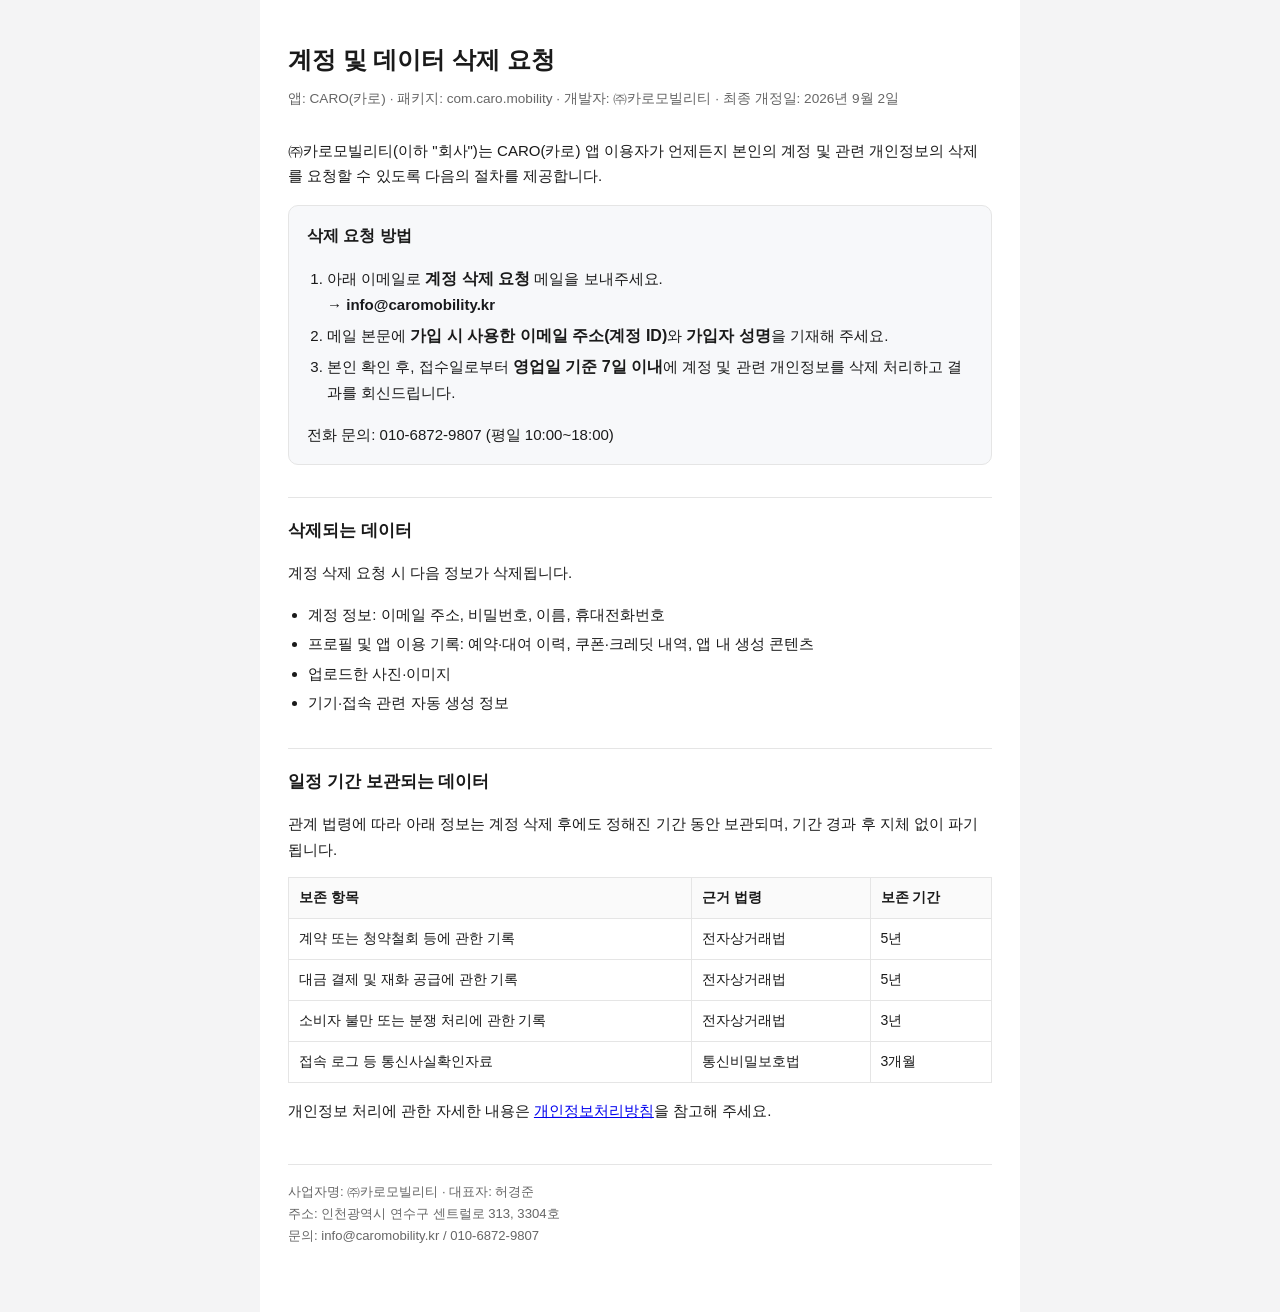
<file: delete.html>
<!DOCTYPE html>
<html lang="ko">
<head>
<meta charset="UTF-8">
<meta name="viewport" content="width=device-width, initial-scale=1.0">
<title>CARO Mobility 계정 및 데이터 삭제 요청</title>
<style>
  :root{ --ink:#1a1a1a; --muted:#666; --line:#e5e5e5; --accent:#18191c; --bg:#fff; }
  *{ box-sizing:border-box; }
  body{ margin:0; background:#f4f4f5; color:var(--ink); font-family:-apple-system,BlinkMacSystemFont,"Segoe UI","Malgun Gothic","맑은 고딕",sans-serif; line-height:1.7; }
  .wrap{ max-width:760px; margin:0 auto; background:var(--bg); padding:40px 28px 64px; }
  h1{ font-size:1.5rem; margin:0 0 6px; }
  .meta{ color:var(--muted); font-size:.85rem; margin-bottom:28px; }
  h2{ font-size:1.08rem; margin:32px 0 10px; padding-top:18px; border-top:1px solid var(--line); }
  p,li{ font-size:.94rem; }
  ul,ol{ padding-left:20px; }
  li{ margin:4px 0; }
  table{ width:100%; border-collapse:collapse; margin:10px 0; font-size:.88rem; }
  th,td{ border:1px solid var(--line); padding:8px 10px; text-align:left; vertical-align:top; }
  th{ background:#fafafa; }
  .box{ background:#f7f8fa; border:1px solid var(--line); border-radius:10px; padding:16px 18px; margin:16px 0; }
  .box b{ font-size:1rem; }
  .mail{ font-weight:700; color:#18191c; }
  footer{ margin-top:40px; padding-top:16px; border-top:1px solid var(--line); color:var(--muted); font-size:.82rem; }
</style>
</head>
<body>
<div class="wrap">

<h1>계정 및 데이터 삭제 요청</h1>
<div class="meta">앱: CARO(카로) · 패키지: com.caro.mobility · 개발자: ㈜카로모빌리티 · 최종 개정일: 2026년 9월 2일</div>

<p>㈜카로모빌리티(이하 "회사")는 CARO(카로) 앱 이용자가 언제든지 본인의 계정 및 관련 개인정보의 삭제를 요청할 수 있도록 다음의 절차를 제공합니다.</p>

<div class="box">
  <b>삭제 요청 방법</b>
  <ol>
    <li>아래 이메일로 <b>계정 삭제 요청</b> 메일을 보내주세요.<br>
      → <span class="mail">info@caromobility.kr</span></li>
    <li>메일 본문에 <b>가입 시 사용한 이메일 주소(계정 ID)</b>와 <b>가입자 성명</b>을 기재해 주세요.</li>
    <li>본인 확인 후, 접수일로부터 <b>영업일 기준 7일 이내</b>에 계정 및 관련 개인정보를 삭제 처리하고 결과를 회신드립니다.</li>
  </ol>
  <p style="margin:8px 0 0">전화 문의: 010-6872-9807 (평일 10:00~18:00)</p>
</div>

<h2>삭제되는 데이터</h2>
<p>계정 삭제 요청 시 다음 정보가 삭제됩니다.</p>
<ul>
  <li>계정 정보: 이메일 주소, 비밀번호, 이름, 휴대전화번호</li>
  <li>프로필 및 앱 이용 기록: 예약·대여 이력, 쿠폰·크레딧 내역, 앱 내 생성 콘텐츠</li>
  <li>업로드한 사진·이미지</li>
  <li>기기·접속 관련 자동 생성 정보</li>
</ul>

<h2>일정 기간 보관되는 데이터</h2>
<p>관계 법령에 따라 아래 정보는 계정 삭제 후에도 정해진 기간 동안 보관되며, 기간 경과 후 지체 없이 파기됩니다.</p>
<table>
  <tr><th>보존 항목</th><th>근거 법령</th><th>보존 기간</th></tr>
  <tr><td>계약 또는 청약철회 등에 관한 기록</td><td>전자상거래법</td><td>5년</td></tr>
  <tr><td>대금 결제 및 재화 공급에 관한 기록</td><td>전자상거래법</td><td>5년</td></tr>
  <tr><td>소비자 불만 또는 분쟁 처리에 관한 기록</td><td>전자상거래법</td><td>3년</td></tr>
  <tr><td>접속 로그 등 통신사실확인자료</td><td>통신비밀보호법</td><td>3개월</td></tr>
</table>

<p>개인정보 처리에 관한 자세한 내용은 <a href="privacy.html">개인정보처리방침</a>을 참고해 주세요.</p>

<footer>
사업자명: ㈜카로모빌리티 · 대표자: 허경준<br>
주소: 인천광역시 연수구 센트럴로 313, 3304호<br>
문의: info@caromobility.kr / 010-6872-9807
</footer>

</div>
</body>
</html>
</file>
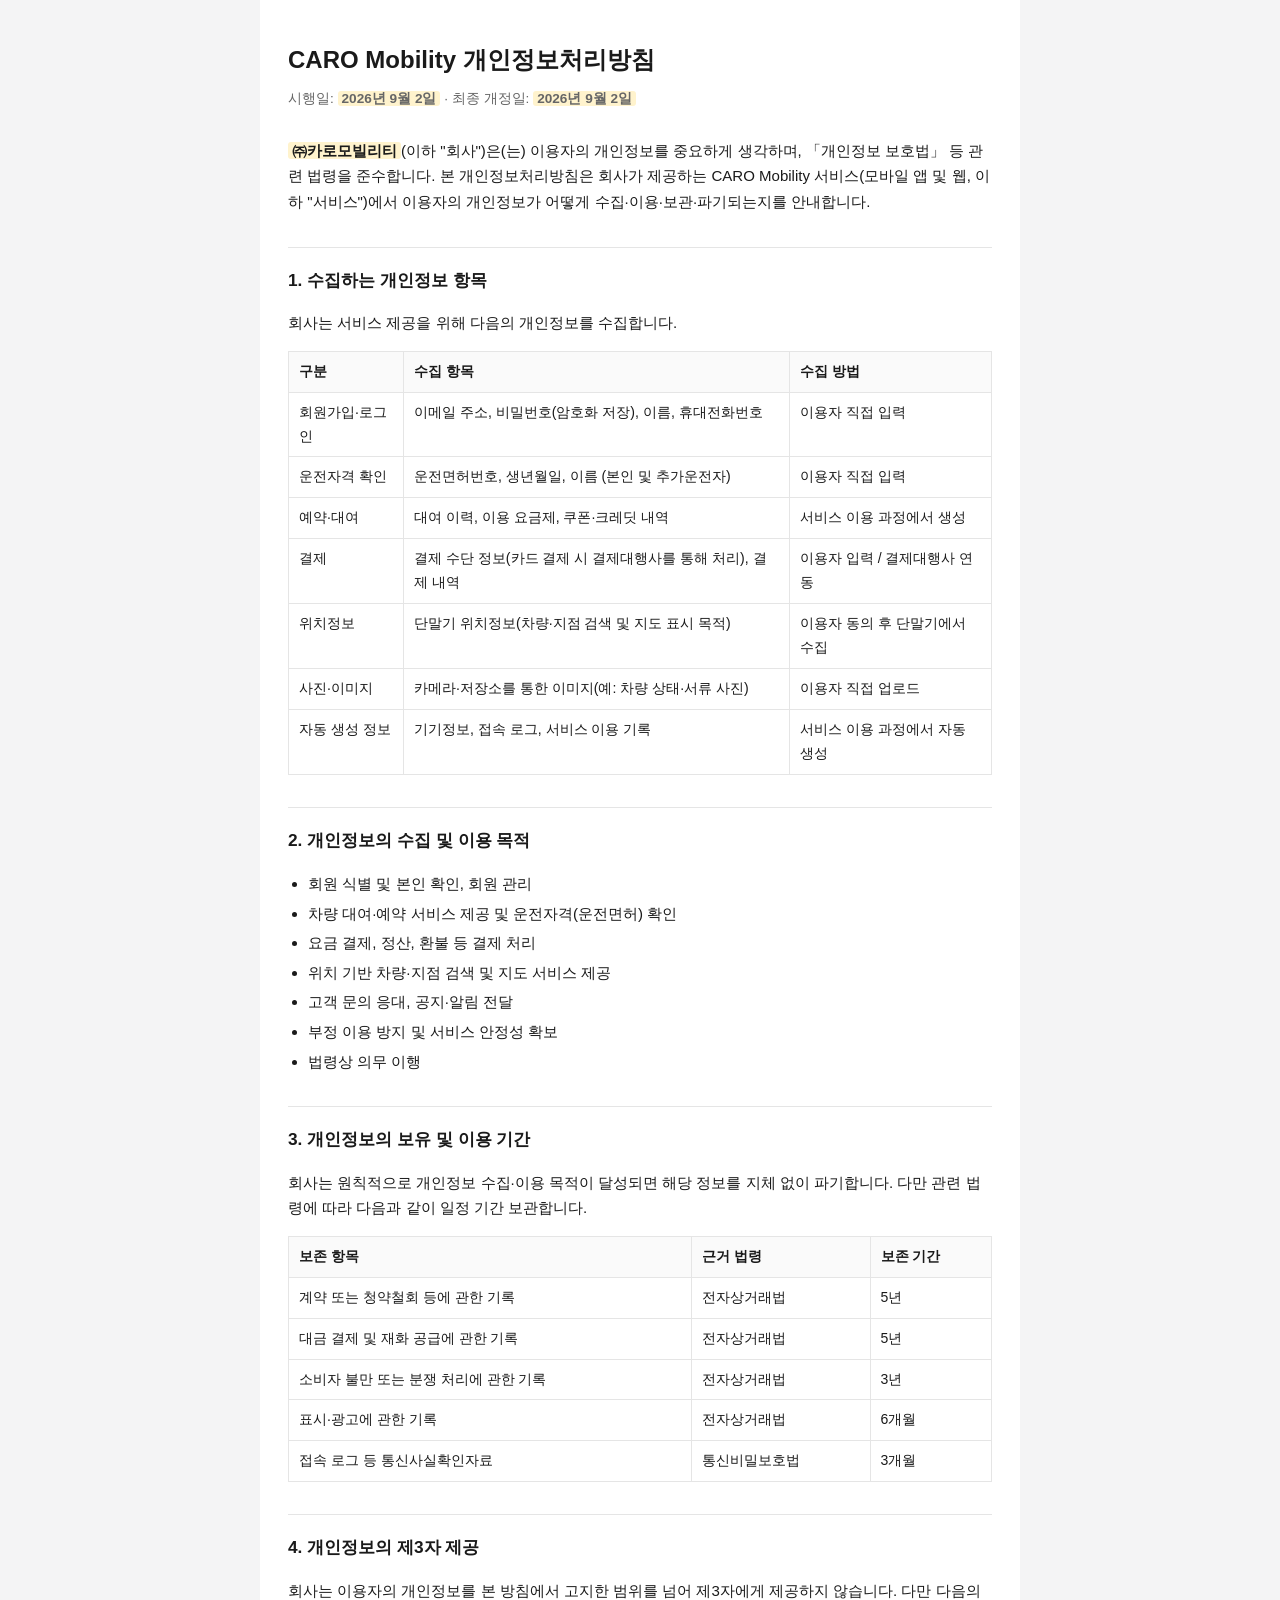
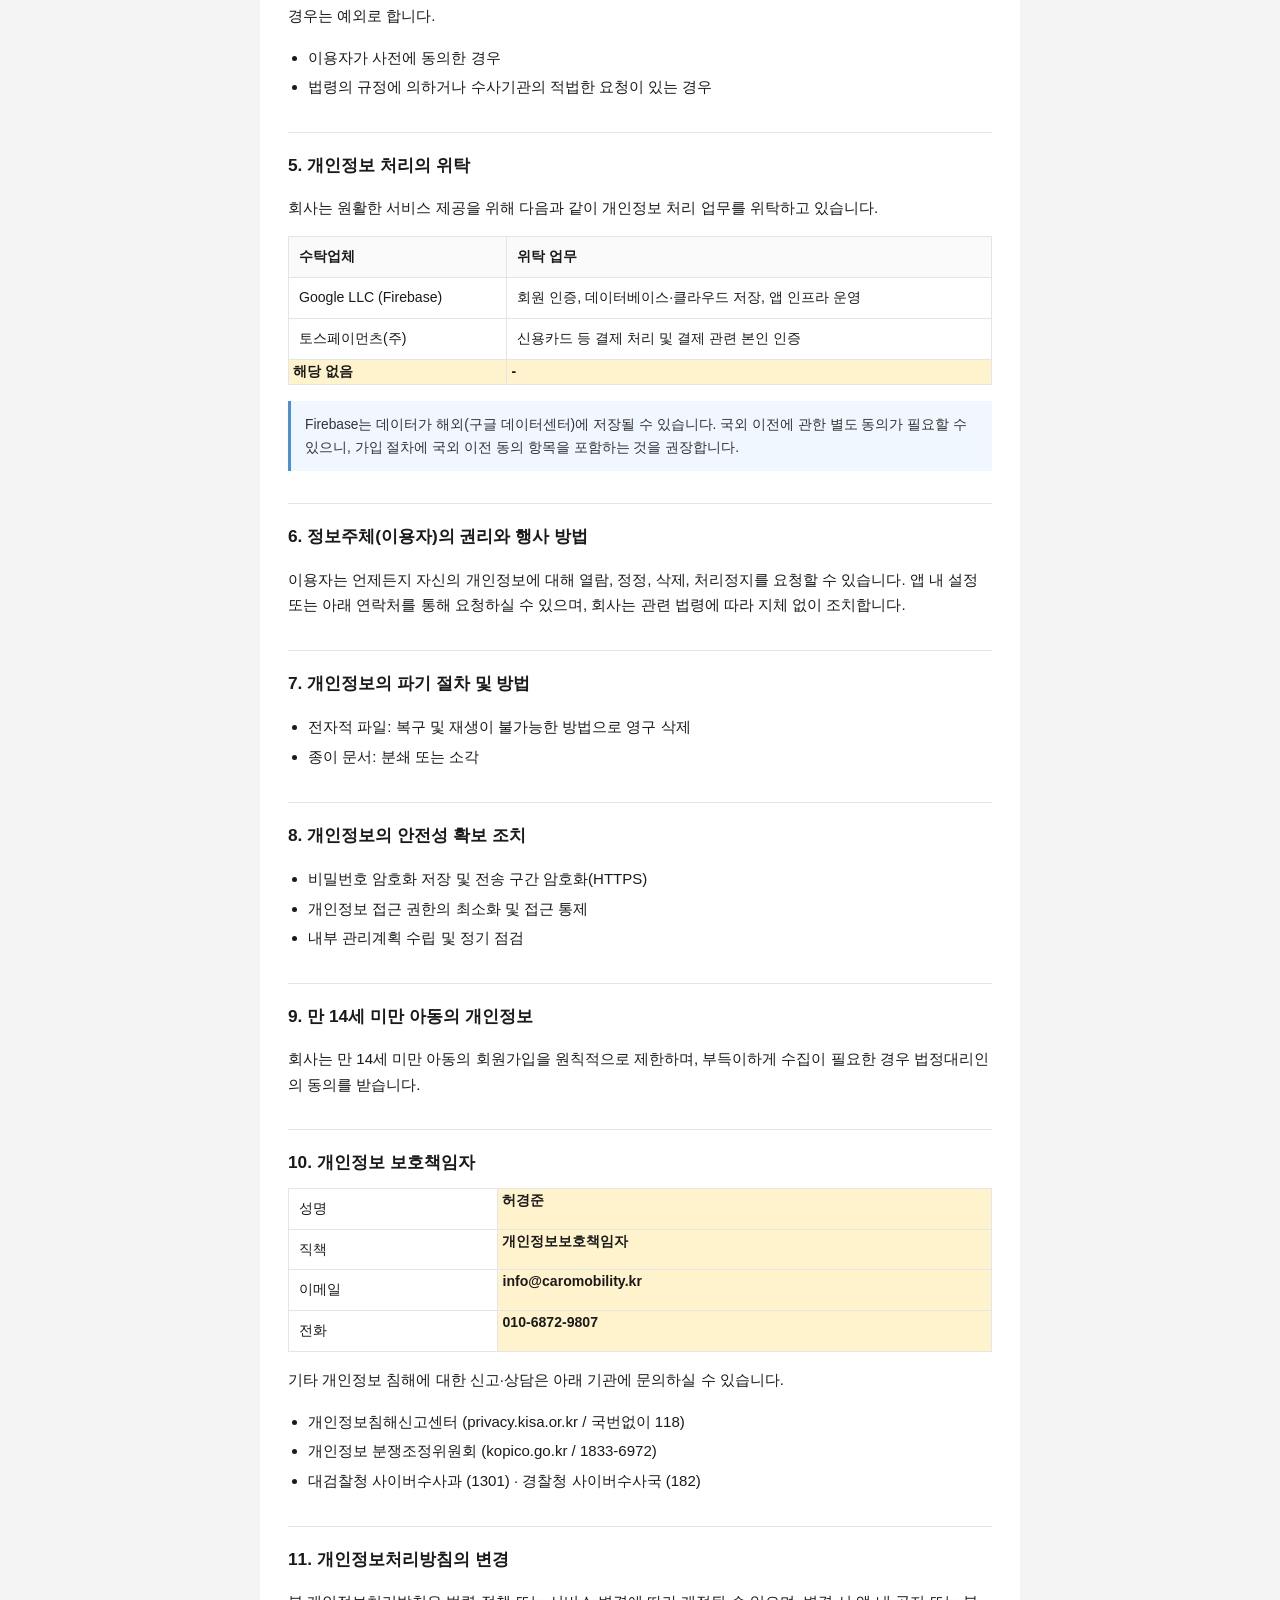
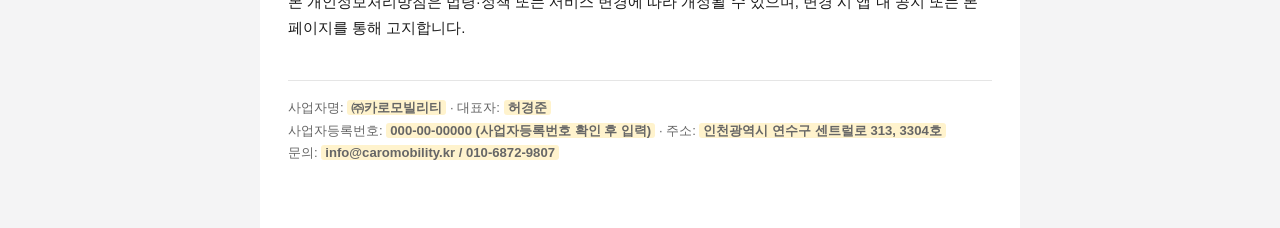
<file: privacy.html>
<!DOCTYPE html>
<html lang="ko">
<head>
<meta charset="UTF-8">
<meta name="viewport" content="width=device-width, initial-scale=1.0">
<title>CARO Mobility 개인정보처리방침</title>
<style>
  :root{ --ink:#1a1a1a; --muted:#666; --line:#e5e5e5; --accent:#18191c; --bg:#fff; }
  *{ box-sizing:border-box; }
  body{ margin:0; background:#f4f4f5; color:var(--ink); font-family:-apple-system,BlinkMacSystemFont,"Segoe UI","Malgun Gothic","맑은 고딕",sans-serif; line-height:1.7; }
  .wrap{ max-width:760px; margin:0 auto; background:var(--bg); padding:40px 28px 64px; }
  h1{ font-size:1.5rem; margin:0 0 6px; }
  .meta{ color:var(--muted); font-size:.85rem; margin-bottom:28px; }
  h2{ font-size:1.08rem; margin:32px 0 10px; padding-top:18px; border-top:1px solid var(--line); }
  p,li{ font-size:.94rem; }
  ul{ padding-left:20px; }
  li{ margin:4px 0; }
  table{ width:100%; border-collapse:collapse; margin:10px 0; font-size:.88rem; }
  th,td{ border:1px solid var(--line); padding:8px 10px; text-align:left; vertical-align:top; }
  th{ background:#fafafa; }
  .fill{ background:#fff3cd; padding:0 4px; border-radius:3px; font-weight:600; }
  .note{ background:#f0f7ff; border-left:3px solid #4a90d9; padding:12px 14px; font-size:.86rem; color:#333; margin:16px 0; }
  footer{ margin-top:40px; padding-top:16px; border-top:1px solid var(--line); color:var(--muted); font-size:.82rem; }
</style>
</head>
<body>
<div class="wrap">

<h1>CARO Mobility 개인정보처리방침</h1>
<div class="meta">시행일: <span class="fill">2026년 9월 2일</span> · 최종 개정일: <span class="fill">2026년 9월 2일</span></div>

<p><span class="fill">㈜카로모빌리티</span>(이하 "회사")은(는) 이용자의 개인정보를 중요하게 생각하며, 「개인정보 보호법」 등 관련 법령을 준수합니다. 본 개인정보처리방침은 회사가 제공하는 CARO Mobility 서비스(모바일 앱 및 웹, 이하 "서비스")에서 이용자의 개인정보가 어떻게 수집·이용·보관·파기되는지를 안내합니다.</p>

<h2>1. 수집하는 개인정보 항목</h2>
<p>회사는 서비스 제공을 위해 다음의 개인정보를 수집합니다.</p>
<table>
  <tr><th>구분</th><th>수집 항목</th><th>수집 방법</th></tr>
  <tr><td>회원가입·로그인</td><td>이메일 주소, 비밀번호(암호화 저장), 이름, 휴대전화번호</td><td>이용자 직접 입력</td></tr>
  <tr><td>운전자격 확인</td><td>운전면허번호, 생년월일, 이름 (본인 및 추가운전자)</td><td>이용자 직접 입력</td></tr>
  <tr><td>예약·대여</td><td>대여 이력, 이용 요금제, 쿠폰·크레딧 내역</td><td>서비스 이용 과정에서 생성</td></tr>
  <tr><td>결제</td><td>결제 수단 정보(카드 결제 시 결제대행사를 통해 처리), 결제 내역</td><td>이용자 입력 / 결제대행사 연동</td></tr>
  <tr><td>위치정보</td><td>단말기 위치정보(차량·지점 검색 및 지도 표시 목적)</td><td>이용자 동의 후 단말기에서 수집</td></tr>
  <tr><td>사진·이미지</td><td>카메라·저장소를 통한 이미지(예: 차량 상태·서류 사진)</td><td>이용자 직접 업로드</td></tr>
  <tr><td>자동 생성 정보</td><td>기기정보, 접속 로그, 서비스 이용 기록</td><td>서비스 이용 과정에서 자동 생성</td></tr>
</table>

<h2>2. 개인정보의 수집 및 이용 목적</h2>
<ul>
  <li>회원 식별 및 본인 확인, 회원 관리</li>
  <li>차량 대여·예약 서비스 제공 및 운전자격(운전면허) 확인</li>
  <li>요금 결제, 정산, 환불 등 결제 처리</li>
  <li>위치 기반 차량·지점 검색 및 지도 서비스 제공</li>
  <li>고객 문의 응대, 공지·알림 전달</li>
  <li>부정 이용 방지 및 서비스 안정성 확보</li>
  <li>법령상 의무 이행</li>
</ul>

<h2>3. 개인정보의 보유 및 이용 기간</h2>
<p>회사는 원칙적으로 개인정보 수집·이용 목적이 달성되면 해당 정보를 지체 없이 파기합니다. 다만 관련 법령에 따라 다음과 같이 일정 기간 보관합니다.</p>
<table>
  <tr><th>보존 항목</th><th>근거 법령</th><th>보존 기간</th></tr>
  <tr><td>계약 또는 청약철회 등에 관한 기록</td><td>전자상거래법</td><td>5년</td></tr>
  <tr><td>대금 결제 및 재화 공급에 관한 기록</td><td>전자상거래법</td><td>5년</td></tr>
  <tr><td>소비자 불만 또는 분쟁 처리에 관한 기록</td><td>전자상거래법</td><td>3년</td></tr>
  <tr><td>표시·광고에 관한 기록</td><td>전자상거래법</td><td>6개월</td></tr>
  <tr><td>접속 로그 등 통신사실확인자료</td><td>통신비밀보호법</td><td>3개월</td></tr>
</table>

<h2>4. 개인정보의 제3자 제공</h2>
<p>회사는 이용자의 개인정보를 본 방침에서 고지한 범위를 넘어 제3자에게 제공하지 않습니다. 다만 다음의 경우는 예외로 합니다.</p>
<ul>
  <li>이용자가 사전에 동의한 경우</li>
  <li>법령의 규정에 의하거나 수사기관의 적법한 요청이 있는 경우</li>
</ul>

<h2>5. 개인정보 처리의 위탁</h2>
<p>회사는 원활한 서비스 제공을 위해 다음과 같이 개인정보 처리 업무를 위탁하고 있습니다.</p>
<table>
  <tr><th>수탁업체</th><th>위탁 업무</th></tr>
  <tr><td>Google LLC (Firebase)</td><td>회원 인증, 데이터베이스·클라우드 저장, 앱 인프라 운영</td></tr>
  <tr><td>토스페이먼츠(주)</td><td>신용카드 등 결제 처리 및 결제 관련 본인 인증</td></tr>
  <tr><td class="fill">해당 없음</td><td class="fill">-</td></tr>
</table>
<p class="note">Firebase는 데이터가 해외(구글 데이터센터)에 저장될 수 있습니다. 국외 이전에 관한 별도 동의가 필요할 수 있으니, 가입 절차에 국외 이전 동의 항목을 포함하는 것을 권장합니다.</p>

<h2>6. 정보주체(이용자)의 권리와 행사 방법</h2>
<p>이용자는 언제든지 자신의 개인정보에 대해 열람, 정정, 삭제, 처리정지를 요청할 수 있습니다. 앱 내 설정 또는 아래 연락처를 통해 요청하실 수 있으며, 회사는 관련 법령에 따라 지체 없이 조치합니다.</p>

<h2>7. 개인정보의 파기 절차 및 방법</h2>
<ul>
  <li>전자적 파일: 복구 및 재생이 불가능한 방법으로 영구 삭제</li>
  <li>종이 문서: 분쇄 또는 소각</li>
</ul>

<h2>8. 개인정보의 안전성 확보 조치</h2>
<ul>
  <li>비밀번호 암호화 저장 및 전송 구간 암호화(HTTPS)</li>
  <li>개인정보 접근 권한의 최소화 및 접근 통제</li>
  <li>내부 관리계획 수립 및 정기 점검</li>
</ul>

<h2>9. 만 14세 미만 아동의 개인정보</h2>
<p>회사는 만 14세 미만 아동의 회원가입을 원칙적으로 제한하며, 부득이하게 수집이 필요한 경우 법정대리인의 동의를 받습니다.</p>

<h2>10. 개인정보 보호책임자</h2>
<table>
  <tr><td>성명</td><td class="fill">허경준</td></tr>
  <tr><td>직책</td><td class="fill">개인정보보호책임자</td></tr>
  <tr><td>이메일</td><td class="fill">info@caromobility.kr</td></tr>
  <tr><td>전화</td><td class="fill">010-6872-9807</td></tr>
</table>
<p>기타 개인정보 침해에 대한 신고·상담은 아래 기관에 문의하실 수 있습니다.</p>
<ul>
  <li>개인정보침해신고센터 (privacy.kisa.or.kr / 국번없이 118)</li>
  <li>개인정보 분쟁조정위원회 (kopico.go.kr / 1833-6972)</li>
  <li>대검찰청 사이버수사과 (1301) · 경찰청 사이버수사국 (182)</li>
</ul>

<h2>11. 개인정보처리방침의 변경</h2>
<p>본 개인정보처리방침은 법령·정책 또는 서비스 변경에 따라 개정될 수 있으며, 변경 시 앱 내 공지 또는 본 페이지를 통해 고지합니다.</p>

<footer>
사업자명: <span class="fill">㈜카로모빌리티</span> · 대표자: <span class="fill">허경준</span><br>
사업자등록번호: <span class="fill">000-00-00000 (사업자등록번호 확인 후 입력)</span> · 주소: <span class="fill">인천광역시 연수구 센트럴로 313, 3304호</span><br>
문의: <span class="fill">info@caromobility.kr / 010-6872-9807</span>
</footer>

</div>
</body>
</html>
</file>
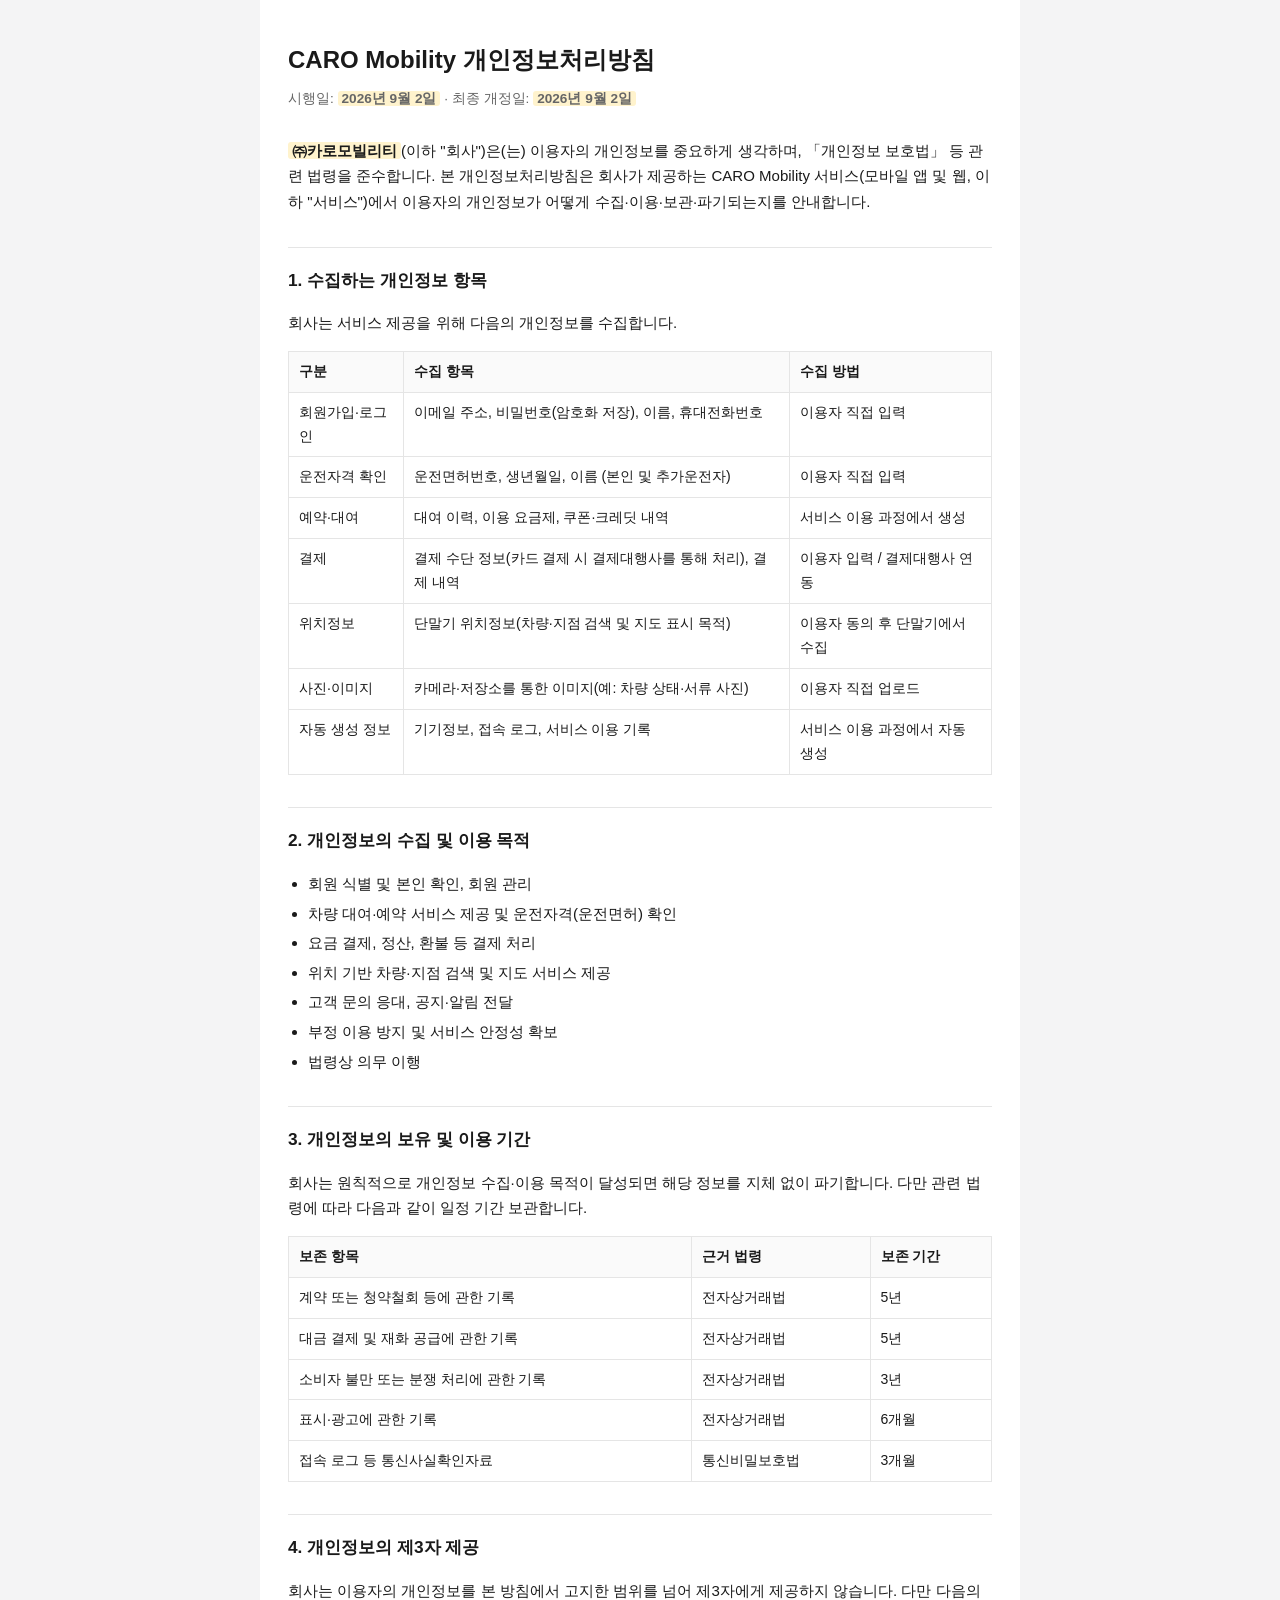
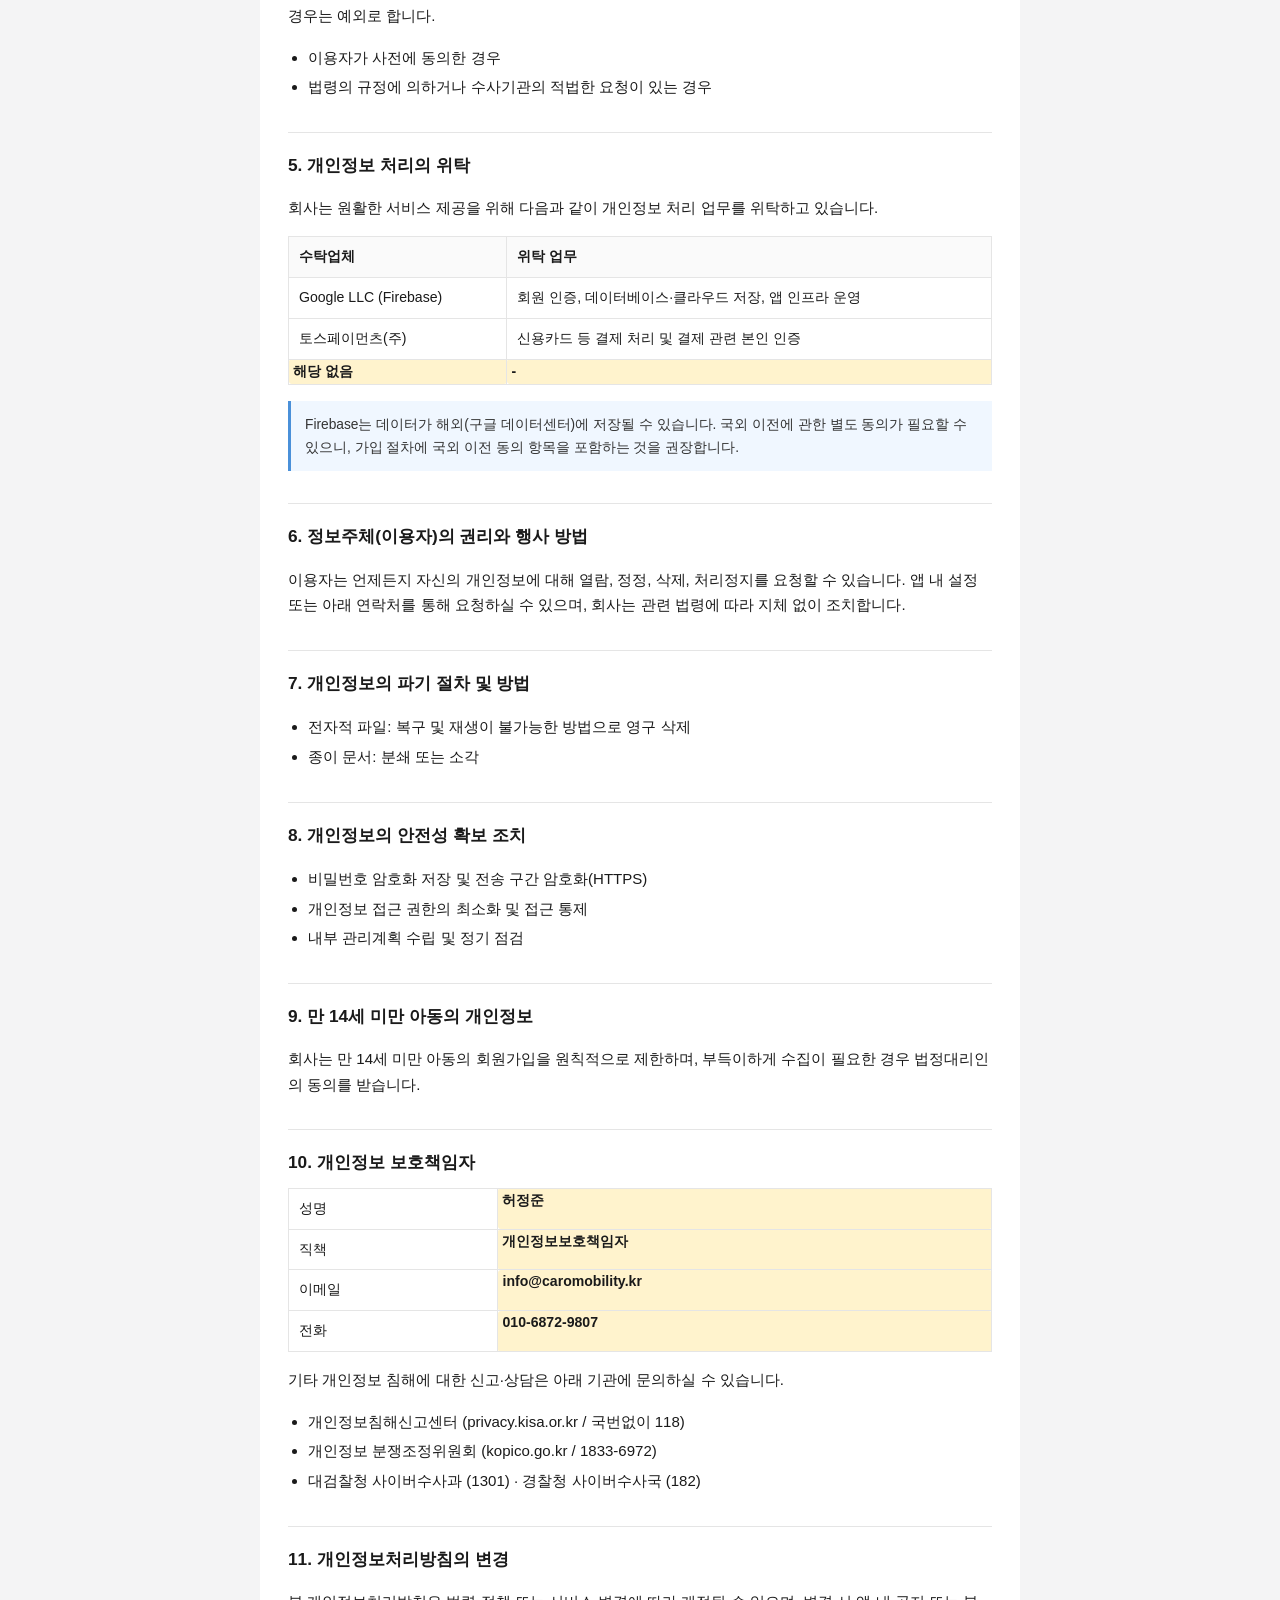
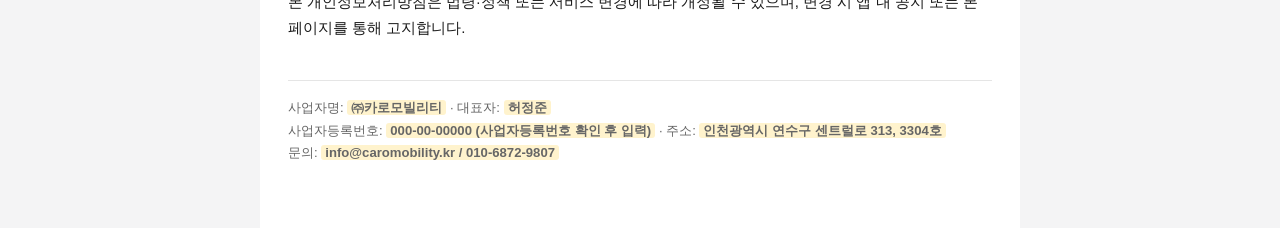
<file: app/src/main/privacy.html>
<!DOCTYPE html>
<html lang="ko">
<head>
<meta charset="UTF-8">
<meta name="viewport" content="width=device-width, initial-scale=1.0">
<title>CARO Mobility 개인정보처리방침</title>
<style>
  :root{ --ink:#1a1a1a; --muted:#666; --line:#e5e5e5; --accent:#18191c; --bg:#fff; }
  *{ box-sizing:border-box; }
  body{ margin:0; background:#f4f4f5; color:var(--ink); font-family:-apple-system,BlinkMacSystemFont,"Segoe UI","Malgun Gothic","맑은 고딕",sans-serif; line-height:1.7; }
  .wrap{ max-width:760px; margin:0 auto; background:var(--bg); padding:40px 28px 64px; }
  h1{ font-size:1.5rem; margin:0 0 6px; }
  .meta{ color:var(--muted); font-size:.85rem; margin-bottom:28px; }
  h2{ font-size:1.08rem; margin:32px 0 10px; padding-top:18px; border-top:1px solid var(--line); }
  p,li{ font-size:.94rem; }
  ul{ padding-left:20px; }
  li{ margin:4px 0; }
  table{ width:100%; border-collapse:collapse; margin:10px 0; font-size:.88rem; }
  th,td{ border:1px solid var(--line); padding:8px 10px; text-align:left; vertical-align:top; }
  th{ background:#fafafa; }
  .fill{ background:#fff3cd; padding:0 4px; border-radius:3px; font-weight:600; }
  .note{ background:#f0f7ff; border-left:3px solid #4a90d9; padding:12px 14px; font-size:.86rem; color:#333; margin:16px 0; }
  footer{ margin-top:40px; padding-top:16px; border-top:1px solid var(--line); color:var(--muted); font-size:.82rem; }
</style>
</head>
<body>
<div class="wrap">

<h1>CARO Mobility 개인정보처리방침</h1>
<div class="meta">시행일: <span class="fill">2026년 9월 2일</span> · 최종 개정일: <span class="fill">2026년 9월 2일</span></div>

<p><span class="fill">㈜카로모빌리티</span>(이하 "회사")은(는) 이용자의 개인정보를 중요하게 생각하며, 「개인정보 보호법」 등 관련 법령을 준수합니다. 본 개인정보처리방침은 회사가 제공하는 CARO Mobility 서비스(모바일 앱 및 웹, 이하 "서비스")에서 이용자의 개인정보가 어떻게 수집·이용·보관·파기되는지를 안내합니다.</p>

<h2>1. 수집하는 개인정보 항목</h2>
<p>회사는 서비스 제공을 위해 다음의 개인정보를 수집합니다.</p>
<table>
  <tr><th>구분</th><th>수집 항목</th><th>수집 방법</th></tr>
  <tr><td>회원가입·로그인</td><td>이메일 주소, 비밀번호(암호화 저장), 이름, 휴대전화번호</td><td>이용자 직접 입력</td></tr>
  <tr><td>운전자격 확인</td><td>운전면허번호, 생년월일, 이름 (본인 및 추가운전자)</td><td>이용자 직접 입력</td></tr>
  <tr><td>예약·대여</td><td>대여 이력, 이용 요금제, 쿠폰·크레딧 내역</td><td>서비스 이용 과정에서 생성</td></tr>
  <tr><td>결제</td><td>결제 수단 정보(카드 결제 시 결제대행사를 통해 처리), 결제 내역</td><td>이용자 입력 / 결제대행사 연동</td></tr>
  <tr><td>위치정보</td><td>단말기 위치정보(차량·지점 검색 및 지도 표시 목적)</td><td>이용자 동의 후 단말기에서 수집</td></tr>
  <tr><td>사진·이미지</td><td>카메라·저장소를 통한 이미지(예: 차량 상태·서류 사진)</td><td>이용자 직접 업로드</td></tr>
  <tr><td>자동 생성 정보</td><td>기기정보, 접속 로그, 서비스 이용 기록</td><td>서비스 이용 과정에서 자동 생성</td></tr>
</table>

<h2>2. 개인정보의 수집 및 이용 목적</h2>
<ul>
  <li>회원 식별 및 본인 확인, 회원 관리</li>
  <li>차량 대여·예약 서비스 제공 및 운전자격(운전면허) 확인</li>
  <li>요금 결제, 정산, 환불 등 결제 처리</li>
  <li>위치 기반 차량·지점 검색 및 지도 서비스 제공</li>
  <li>고객 문의 응대, 공지·알림 전달</li>
  <li>부정 이용 방지 및 서비스 안정성 확보</li>
  <li>법령상 의무 이행</li>
</ul>

<h2>3. 개인정보의 보유 및 이용 기간</h2>
<p>회사는 원칙적으로 개인정보 수집·이용 목적이 달성되면 해당 정보를 지체 없이 파기합니다. 다만 관련 법령에 따라 다음과 같이 일정 기간 보관합니다.</p>
<table>
  <tr><th>보존 항목</th><th>근거 법령</th><th>보존 기간</th></tr>
  <tr><td>계약 또는 청약철회 등에 관한 기록</td><td>전자상거래법</td><td>5년</td></tr>
  <tr><td>대금 결제 및 재화 공급에 관한 기록</td><td>전자상거래법</td><td>5년</td></tr>
  <tr><td>소비자 불만 또는 분쟁 처리에 관한 기록</td><td>전자상거래법</td><td>3년</td></tr>
  <tr><td>표시·광고에 관한 기록</td><td>전자상거래법</td><td>6개월</td></tr>
  <tr><td>접속 로그 등 통신사실확인자료</td><td>통신비밀보호법</td><td>3개월</td></tr>
</table>

<h2>4. 개인정보의 제3자 제공</h2>
<p>회사는 이용자의 개인정보를 본 방침에서 고지한 범위를 넘어 제3자에게 제공하지 않습니다. 다만 다음의 경우는 예외로 합니다.</p>
<ul>
  <li>이용자가 사전에 동의한 경우</li>
  <li>법령의 규정에 의하거나 수사기관의 적법한 요청이 있는 경우</li>
</ul>

<h2>5. 개인정보 처리의 위탁</h2>
<p>회사는 원활한 서비스 제공을 위해 다음과 같이 개인정보 처리 업무를 위탁하고 있습니다.</p>
<table>
  <tr><th>수탁업체</th><th>위탁 업무</th></tr>
  <tr><td>Google LLC (Firebase)</td><td>회원 인증, 데이터베이스·클라우드 저장, 앱 인프라 운영</td></tr>
  <tr><td>토스페이먼츠(주)</td><td>신용카드 등 결제 처리 및 결제 관련 본인 인증</td></tr>
  <tr><td class="fill">해당 없음</td><td class="fill">-</td></tr>
</table>
<p class="note">Firebase는 데이터가 해외(구글 데이터센터)에 저장될 수 있습니다. 국외 이전에 관한 별도 동의가 필요할 수 있으니, 가입 절차에 국외 이전 동의 항목을 포함하는 것을 권장합니다.</p>

<h2>6. 정보주체(이용자)의 권리와 행사 방법</h2>
<p>이용자는 언제든지 자신의 개인정보에 대해 열람, 정정, 삭제, 처리정지를 요청할 수 있습니다. 앱 내 설정 또는 아래 연락처를 통해 요청하실 수 있으며, 회사는 관련 법령에 따라 지체 없이 조치합니다.</p>

<h2>7. 개인정보의 파기 절차 및 방법</h2>
<ul>
  <li>전자적 파일: 복구 및 재생이 불가능한 방법으로 영구 삭제</li>
  <li>종이 문서: 분쇄 또는 소각</li>
</ul>

<h2>8. 개인정보의 안전성 확보 조치</h2>
<ul>
  <li>비밀번호 암호화 저장 및 전송 구간 암호화(HTTPS)</li>
  <li>개인정보 접근 권한의 최소화 및 접근 통제</li>
  <li>내부 관리계획 수립 및 정기 점검</li>
</ul>

<h2>9. 만 14세 미만 아동의 개인정보</h2>
<p>회사는 만 14세 미만 아동의 회원가입을 원칙적으로 제한하며, 부득이하게 수집이 필요한 경우 법정대리인의 동의를 받습니다.</p>

<h2>10. 개인정보 보호책임자</h2>
<table>
  <tr><td>성명</td><td class="fill">허정준</td></tr>
  <tr><td>직책</td><td class="fill">개인정보보호책임자</td></tr>
  <tr><td>이메일</td><td class="fill">info@caromobility.kr</td></tr>
  <tr><td>전화</td><td class="fill">010-6872-9807</td></tr>
</table>
<p>기타 개인정보 침해에 대한 신고·상담은 아래 기관에 문의하실 수 있습니다.</p>
<ul>
  <li>개인정보침해신고센터 (privacy.kisa.or.kr / 국번없이 118)</li>
  <li>개인정보 분쟁조정위원회 (kopico.go.kr / 1833-6972)</li>
  <li>대검찰청 사이버수사과 (1301) · 경찰청 사이버수사국 (182)</li>
</ul>

<h2>11. 개인정보처리방침의 변경</h2>
<p>본 개인정보처리방침은 법령·정책 또는 서비스 변경에 따라 개정될 수 있으며, 변경 시 앱 내 공지 또는 본 페이지를 통해 고지합니다.</p>

<footer>
사업자명: <span class="fill">㈜카로모빌리티</span> · 대표자: <span class="fill">허정준</span><br>
사업자등록번호: <span class="fill">000-00-00000 (사업자등록번호 확인 후 입력)</span> · 주소: <span class="fill">인천광역시 연수구 센트럴로 313, 3304호</span><br>
문의: <span class="fill">info@caromobility.kr / 010-6872-9807</span>
</footer>

</div>
</body>
</html>
</file>
